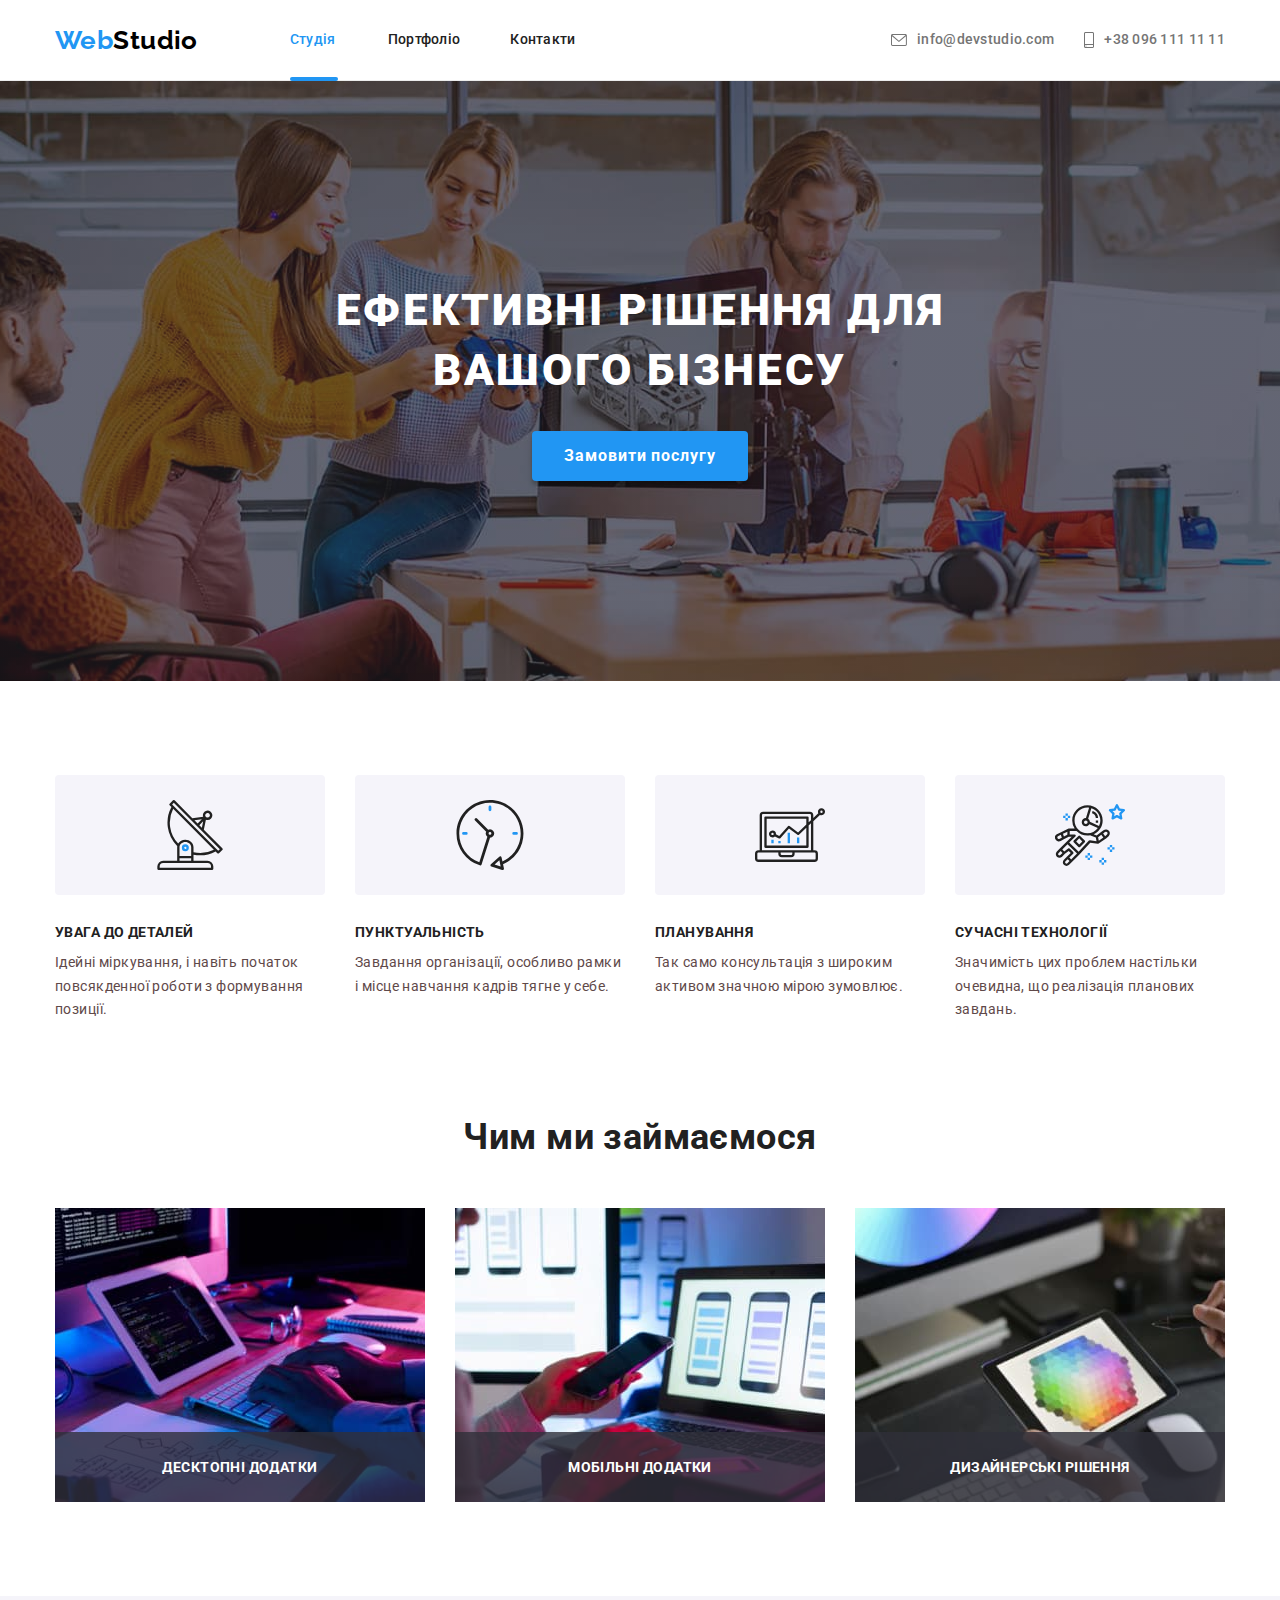
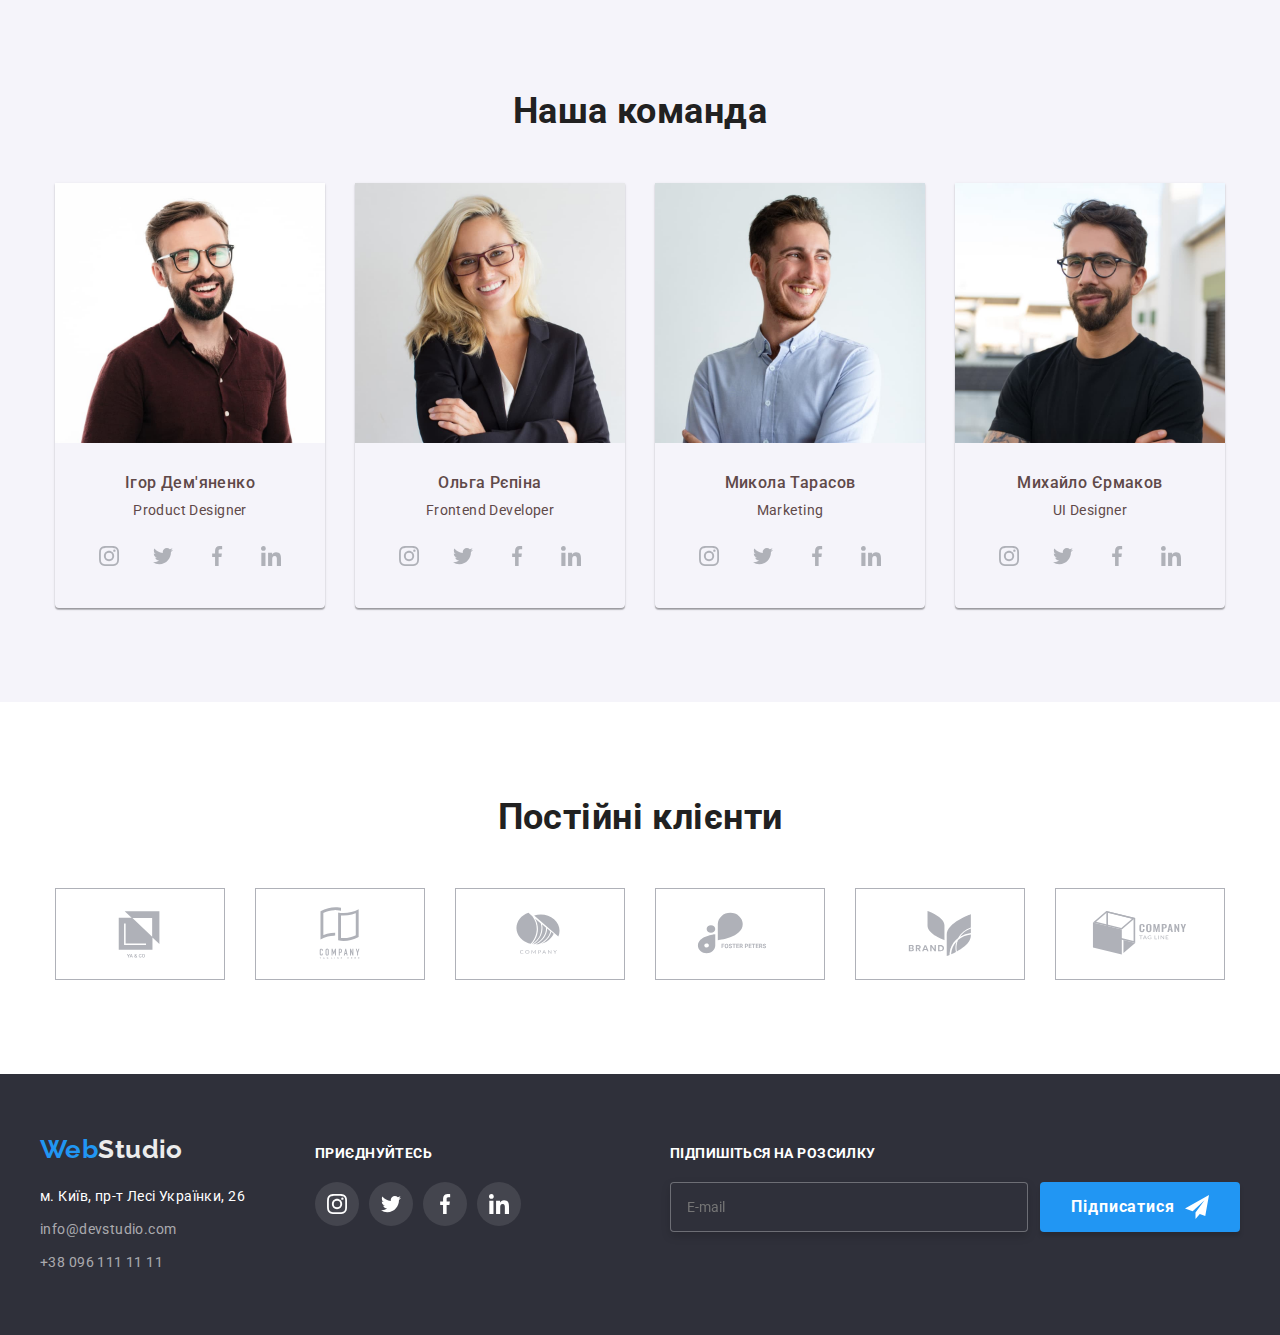
<file: index.html>
<!DOCTYPE html>
<html lang="uk">
  <head>
    <meta charset="UTF-8" />
    <meta http-equiv="X-UA-Compatible" content="IE=edge" />
    <meta name="viewport" content="width=device-width, initial-scale=1.0" />
    <title>Webstudio</title>
    <link
      href="https://fonts.googleapis.com/css2?family=Raleway:wght@700&family=Roboto:wght@400;500;700;900&display=swap"
      rel="stylesheet"
    />
    <link
      rel="stylesheet"
      href="https://cdnjs.cloudflare.com/ajax/libs/modern-normalize/1.1.0/modern-normalize.min.css"
    />
    <link rel="stylesheet" href="./css/style.css" />
  </head>
  <body>
    <!-- --------HEADER-------  -->
    <header class="header">
      <div class="container header-box">
        <div class="header-nav-box">
          <nav class="header-nav">
            <a href="index.html" class="logo"
              ><span class="accent-logo">Web</span>Studio</a
            >
            <ul class="header-nav-list">
              <li class="header-nav-item">
                <a href="index.html" class="header-nav-link current">Студія</a>
              </li>
              <li class="header-nav-item">
                <a href="portfolio.html " class="header-nav-link">Портфоліо</a>
              </li>
              <li class="header-nav-item">
                <a href="#" class="header-nav-link">Контакти</a>
              </li>
            </ul>
          </nav>
        </div>
        <div class="header-contact-box">
          <ul class="header-contact-list">
            <li class="header-contact-item">
              <a class="header-contact-link" href="mailto:info@devstudio.com">
                <svg width="16" height="12" class="header-contact-icon">
                  <use href="./img/icon-svg/icons-svg.svg#icon-mail"></use>
                </svg>
                <span>info@devstudio.com</span>
              </a>
            </li>
            <li class="header-contact-item">
              <a class="header-contact-link" href="tel:+380961111111">
                <svg class="header-contact-icon" height="16px" width="10px">
                  <use
                    href="./img/icon-svg/icons-svg.svg#icon-smartphone"
                  ></use>
                </svg>
                <span class="header-contact-info">+38 096 111 11 11</span>
              </a>
            </li>
          </ul>
        </div>
      </div>
    </header>
    <!-- ----------MAIN-------- -->
    <main>
      <!------- HERO ------->
      <section class="hero">
        <div class="hero-box container">
          <h1 class="hero-title">Ефективні рішення для вашого бізнесу</h1>
          <button type="button" class="hero-button" data-modal-open>
            Замовити послугу
          </button>
        </div>
      </section>
      <!-- -----BENEFITS------ -->
      <section class="benefits">
        <div class="benefits-box container">
          <h2 class="benefits-title visually-hidden">Наші переваги</h2>
          <div class="benefits-card">
            <div class="benefits-card-icon-box">
              <svg class="benefits-card-icon">
                <use href="./img/icon-svg/icons-svg.svg#icon-antenna"></use>
              </svg>
            </div>
            <h3 class="benefits-card-title">УВАГА ДО ДЕТАЛЕЙ</h3>
            <p class="benefits-card-desc">
              Ідейні міркування, і навіть початок повсякденної роботи з
              формування позиції.
            </p>
          </div>
          <div class="benefits-card">
            <div class="benefits-card-icon-box">
              <svg class="benefits-card-icon">
                <use href="./img/icon-svg/icons-svg.svg#icon-clock"></use>
              </svg>
            </div>
            <h3 class="benefits-card-title">ПУНКТУАЛЬНІСТЬ</h3>
            <p class="benefits-card-desc">
              Завдання організації, особливо рамки і місце навчання кадрів тягне
              у себе.
            </p>
          </div>
          <div class="benefits-card">
            <div class="benefits-card-icon-box">
              <svg class="benefits-card-icon">
                <use href="./img/icon-svg/icons-svg.svg#icon-diagram"></use>
              </svg>
            </div>

            <h3 class="benefits-card-title">ПЛАНУВАННЯ</h3>
            <p class="benefits-card-desc">
              Так само консультація з широким активом значною мірою зумовлює.
            </p>
          </div>
          <div class="benefits-card">
            <div class="benefits-card-icon-box">
              <svg class="benefits-card-icon">
                <use href="./img/icon-svg/icons-svg.svg#icon-astronaut"></use>
              </svg>
            </div>
            <h3 class="benefits-card-title">СУЧАСНІ ТЕХНОЛОГІЇ</h3>
            <p class="benefits-card-desc">
              Значимість цих проблем настільки очевидна, що реалізація планових
              завдань.
            </p>
          </div>
        </div>
      </section>
      <!-- ---------OUR WORKS-------- -->
      <section class="our-works">
        <div class="container our-works-box">
          <h2 class="our-works-title">Чим ми займаємося</h2>
          <ul class="our-works-img-list">
            <li class="our-works-img-item">
              <div class="our-works-img-box">
                <img
                  src="./img/img/make-1.jpg"
                  alt="Людина працює за комп'ютером"
                  width="370"
                />
                <div class="our-works-img-desc-box">
                  <p class="our-works-img-desc">Десктопні додатки</p>
                </div>
              </div>
            </li>
            <li class="our-works-img-item">
              <div class="our-works-img-box">
                <img
                  src="./img/img/make-3.jpg"
                  alt="Людина працює за комп'ютером"
                  width="370"
                />
                <div class="our-works-img-desc-box">
                  <p class="our-works-img-desc">Мобільні додатки</p>
                </div>
              </div>
            </li>
            <li class="our-works-img-item">
              <div class="our-works-img-box">
                <img
                  src="./img/img/make-2.jpg"
                  alt="Людина працює за комп'ютером"
                  width="370"
                />
                <div class="our-works-img-desc-box">
                  <p class="our-works-img-desc">Дизайнерські рішення</p>
                </div>
              </div>
            </li>
          </ul>
        </div>
      </section>
      <!-- --------OUR TEAM------- -->
      <section class="our-team">
        <div class="container our-team-box">
          <h2 class="our-team-title">Наша команда</h2>
          <ul class="our-team-list">
            <li class="our-team-item">
              <img
                src="./img/img/team-1.jpg"
                alt="Ігор Дем'яненко"
                width="270"
              />
              <div class="our-team-card">
                <h3 class="our-team-title-card">Ігор Дем'яненко</h3>
                <p class="our-team-card-desc">Product Designer</p>
                <ul class="our-team-network-list">
                  <li class="our-team-network-item">
                    <a href="" class="our-team-network-link">
                      <svg class="our-team-network-icon">
                        <use
                          href="./img/icon-svg/icons-svg.svg#icon-instagram"
                        ></use>
                      </svg>
                    </a>
                  </li>
                  <li class="our-team-network-item">
                    <a href="" class="our-team-network-link">
                      <svg class="our-team-network-icon">
                        <use
                          href="./img/icon-svg/icons-svg.svg#icon-twitter"
                        ></use>
                      </svg>
                    </a>
                  </li>
                  <li class="our-team-network-item">
                    <a href="" class="our-team-network-link">
                      <svg class="our-team-network-icon">
                        <use
                          href="./img/icon-svg/icons-svg.svg#icon-facebook"
                        ></use>
                      </svg>
                    </a>
                  </li>
                  <li class="our-team-network-item">
                    <a href="" class="our-team-network-link">
                      <svg class="our-team-network-icon">
                        <use
                          href="./img/icon-svg/icons-svg.svg#icon-linkedin"
                        ></use>
                      </svg>
                    </a>
                  </li>
                </ul>
              </div>
            </li>
            <li class="our-team-item">
              <img src="./img/img/team-2.jpg" alt="Ольга Рєпіна" width="270" />
              <div class="our-team-card">
                <h3 class="our-team-title-card">Ольга Рєпіна</h3>
                <p class="our-team-card-desc">Frontend Developer</p>
                <ul class="our-team-network-list">
                  <li class="our-team-network-item">
                    <a href="" class="our-team-network-link">
                      <svg class="our-team-network-icon">
                        <use
                          href="./img/icon-svg/icons-svg.svg#icon-instagram"
                        ></use>
                      </svg>
                    </a>
                  </li>
                  <li class="our-team-network-item">
                    <a href="" class="our-team-network-link">
                      <svg class="our-team-network-icon">
                        <use
                          href="./img/icon-svg/icons-svg.svg#icon-twitter"
                        ></use>
                      </svg>
                    </a>
                  </li>
                  <li class="our-team-network-item">
                    <a href="" class="our-team-network-link">
                      <svg class="our-team-network-icon">
                        <use
                          href="./img/icon-svg/icons-svg.svg#icon-facebook"
                        ></use>
                      </svg>
                    </a>
                  </li>
                  <li class="our-team-network-item">
                    <a href="" class="our-team-network-link">
                      <svg class="our-team-network-icon">
                        <use
                          href="./img/icon-svg/icons-svg.svg#icon-linkedin"
                        ></use>
                      </svg>
                    </a>
                  </li>
                </ul>
              </div>
            </li>
            <li class="our-team-item">
              <img
                src="./img/img/team-3.jpg"
                alt="Микола Тарасов"
                width="270"
              />
              <div class="our-team-card">
                <h3 class="our-team-title-card">Микола Тарасов</h3>
                <p class="our-team-card-desc">Marketing</p>
                <ul class="our-team-network-list">
                  <li class="our-team-network-item">
                    <a href="" class="our-team-network-link">
                      <svg class="our-team-network-icon">
                        <use
                          href="./img/icon-svg/icons-svg.svg#icon-instagram"
                        ></use>
                      </svg>
                    </a>
                  </li>
                  <li class="our-team-network-item">
                    <a href="" class="our-team-network-link">
                      <svg class="our-team-network-icon">
                        <use
                          href="./img/icon-svg/icons-svg.svg#icon-twitter"
                        ></use>
                      </svg>
                    </a>
                  </li>
                  <li class="our-team-network-item">
                    <a href="" class="our-team-network-link">
                      <svg class="our-team-network-icon">
                        <use
                          href="./img/icon-svg/icons-svg.svg#icon-facebook"
                        ></use>
                      </svg>
                    </a>
                  </li>
                  <li class="our-team-network-item">
                    <a href="" class="our-team-network-link">
                      <svg class="our-team-network-icon">
                        <use
                          href="./img/icon-svg/icons-svg.svg#icon-linkedin"
                        ></use>
                      </svg>
                    </a>
                  </li>
                </ul>
              </div>
            </li>
            <li class="our-team-item">
              <img
                src="./img/img/team-4.jpg"
                alt="Михайло Єрмаков"
                width="270"
              />
              <div class="our-team-card">
                <h3 class="our-team-title-card">Михайло Єрмаков</h3>
                <p class="our-team-card-desc">UI Designer</p>
                <ul class="our-team-network-list">
                  <li class="our-team-network-item">
                    <a href="" class="our-team-network-link">
                      <svg class="our-team-network-icon">
                        <use
                          href="./img/icon-svg/icons-svg.svg#icon-instagram"
                        ></use>
                      </svg>
                    </a>
                  </li>
                  <li class="our-team-network-item">
                    <a href="" class="our-team-network-link">
                      <svg class="our-team-network-icon">
                        <use
                          href="./img/icon-svg/icons-svg.svg#icon-twitter"
                        ></use>
                      </svg>
                    </a>
                  </li>
                  <li class="our-team-network-item">
                    <a href="" class="our-team-network-link">
                      <svg class="our-team-network-icon">
                        <use
                          href="./img/icon-svg/icons-svg.svg#icon-facebook"
                        ></use>
                      </svg>
                    </a>
                  </li>
                  <li class="our-team-network-item">
                    <a href="" class="our-team-network-link">
                      <svg class="our-team-network-icon">
                        <use
                          href="./img/icon-svg/icons-svg.svg#icon-linkedin"
                        ></use>
                      </svg>
                    </a>
                  </li>
                </ul>
              </div>
            </li>
          </ul>
        </div>
      </section>
      <!-- ----CUSTOMES----- -->
      <section class="customers">
        <div class="container customers-box">
          <h2 class="customers-title">Постійні клієнти</h2>
          <ul class="customers-list">
            <li class="customers-list-item">
              <a href="" class="customers-link">
                <svg class="customers-link-icon">
                  <use href="./img/icon-svg/icons-svg.svg#icon-customer1"></use>
                </svg>
              </a>
            </li>
            <li class="customers-list-item">
              <a href="" class="customers-link">
                <svg class="customers-link-icon">
                  <use href="./img/icon-svg/icons-svg.svg#icon-customer2"></use>
                </svg>
              </a>
            </li>
            <li class="customers-list-item">
              <a href="" class="customers-link">
                <svg class="customers-link-icon">
                  <use href="./img/icon-svg/icons-svg.svg#icon-customer3"></use>
                </svg>
              </a>
            </li>
            <li class="customers-list-item">
              <a href="" class="customers-link">
                <svg class="customers-link-icon">
                  <use href="./img/icon-svg/icons-svg.svg#icon-customer4"></use>
                </svg>
              </a>
            </li>
            <li class="customers-list-item">
              <a href="" class="customers-link">
                <svg class="customers-link-icon">
                  <use href="./img/icon-svg/icons-svg.svg#icon-customer5"></use>
                </svg>
              </a>
            </li>
            <li class="customers-list-item">
              <a href="" class="customers-link">
                <svg class="customers-link-icon">
                  <use href="./img/icon-svg/icons-svg.svg#icon-customer6"></use>
                </svg>
              </a>
            </li>
          </ul>
        </div>
      </section>
    </main>
    <!-- -----------FOOTER-------- -->
    <footer class="footer">
      <div class="footer-box container">
        <div class="footer-adress-box">
          <a href="index.html" class="footer-logo">
            <span class="accent-logo">Web</span>Studio</a
          >
          <address class="footer-adress-desc">
            <ul class="footer-adress-list">
              <li class="footer-adress-item">
                <a
                  href="https://goo.gl/maps/CPtrU1FHBa2aNyZL9"
                  target="_blank"
                  rel="noopener noreferrer nofollow"
                  class="footer-adress-link"
                  >м. Київ, пр-т Лесі Українки, 26</a
                >
              </li>
              <li class="footer-adress-item">
                <a href="mailto:info@devstudio.com" class="footer-contact-link"
                  >info@devstudio.com</a
                >
              </li>
              <li class="footer-contact-item">
                <a href="tel:+380961111111" class="footer-contact-link"
                  >+38 096 111 11 11</a
                >
              </li>
            </ul>
          </address>
        </div>
        <div class="join-box">
          <p class="join-text">приєднуйтесь</p>
          <ul class="join-list">
            <li class="join-list-item">
              <a href="" class="join-link">
                <svg class="join-link-icon">
                  <use href="./img/icon-svg/icons-svg.svg#icon-instagram"></use>
                </svg>
              </a>
            </li>
            <li class="join-list-item">
              <a href="" class="join-link">
                <svg class="join-link-icon">
                  <use href="./img/icon-svg/icons-svg.svg#icon-twitter"></use>
                </svg>
              </a>
            </li>
            <li class="join-list-item">
              <a href="" class="join-link">
                <svg class="join-link-icon">
                  <use href="./img/icon-svg/icons-svg.svg#icon-facebook"></use>
                </svg>
              </a>
            </li>
            <li class="join-list-item">
              <a href="" class="join-link">
                <svg class="join-link-icon">
                  <use href="./img/icon-svg/icons-svg.svg#icon-linkedin"></use>
                </svg>
              </a>
            </li>
          </ul>
        </div>
        <div class="sign-up-box">
          <p class="sign-up-text">Підпишіться на розсилку</p>
          <form class="sign-up-form">
            <label>
              <input
                class="sign-up-input-email"
                type="email"
                name="user-email"
                placeholder="E-mail"
              />
            </label>
            <button class="sign-up-button" type="submit">
              <span>Підписатися</span>
              <svg class="sign-up-button-icon" width="24" height="24">
                <use href="./img/icon-svg/icons-svg.svg#icon-sign-up"></use>
              </svg>
            </button>
          </form>
        </div>
      </div>
     
    </footer>
     <!-- ------MODAL WINDOW------ -->
      <div class="backdrop is-hidden" data-modal>
        <div class="modal">
          <button type="button" data-modal-close class="modal-close-button">
            <svg class="modal-close-icon" width="11" height="11">
              <use href="./img/icon-svg/icons-svg.svg#icon-close"></use>
            </svg>
          </button>
          <p class="form-title">Залиште свої дані, ми вам передзвонимо</p>
          <form class="modal-form">
            
            <label class="form-lable" for="first-name">Ім'я</label>
            <div class="modal-input-box">
              <input
                class="modal-input"
                type="text"
                name="first-name"
                id="first-name"
                required
                autofocus
              />
              <svg class="modal-input-icon">
                <use href="./img/icon-svg/icons-svg.svg#icon-person"></use>
              </svg>
            </div>
            <label class="form-lable" for="phone">Телефон</label>
            <div class="modal-input-box">
              <input
                class="modal-input"
                type="tel"
                name="phone"
                id="phone"
                required
              />
              <svg class="modal-input-icon">
                <use href="./img/icon-svg/icons-svg.svg#icon-phone-black"></use>
              </svg>
            </div>
            <label class="form-lable" for="email"
              >Пошта</label>
              <div class="modal-input-box">
                <input
                  class="modal-input"
                  type="email"
                  name="email"
                  id="email"
                  required
                />
                <svg class="modal-input-icon">
                  <use
                    href="./img/icon-svg/icons-svg.svg#icon-email-black"
                  ></use>
                </svg>
              </div>
            

            <label class="form-lable" for="comment">Коментар</label>
            <textarea
              class="modal-input modal-area"
              id="comment"
              placeholder="Введіть текст"
            ></textarea>

            <input
              class="visually-hidden checkbox"
              type="checkbox"
              name="agree"
              id="agree"
              value="agree"
            />

            <label class="form-lable check-lable" for="agree">
              <span class="custom-checkbox">
                <svg class="check-icon">
                  <use href="./img/icon-svg/icons-svg.svg#icon-agree"></use>
                </svg>
              </span>
              Погоджуюся з розсилкою та приймаю&nbsp;
              <a class="check-link" href="">Умови договору</a>
            </label>
            <button class="modal-button-send" type="submit">Відправити</button>
          </form>
        </div>
      </div>
      <script src="./js/modal.js"></script>
  </body>
</html>
</file>
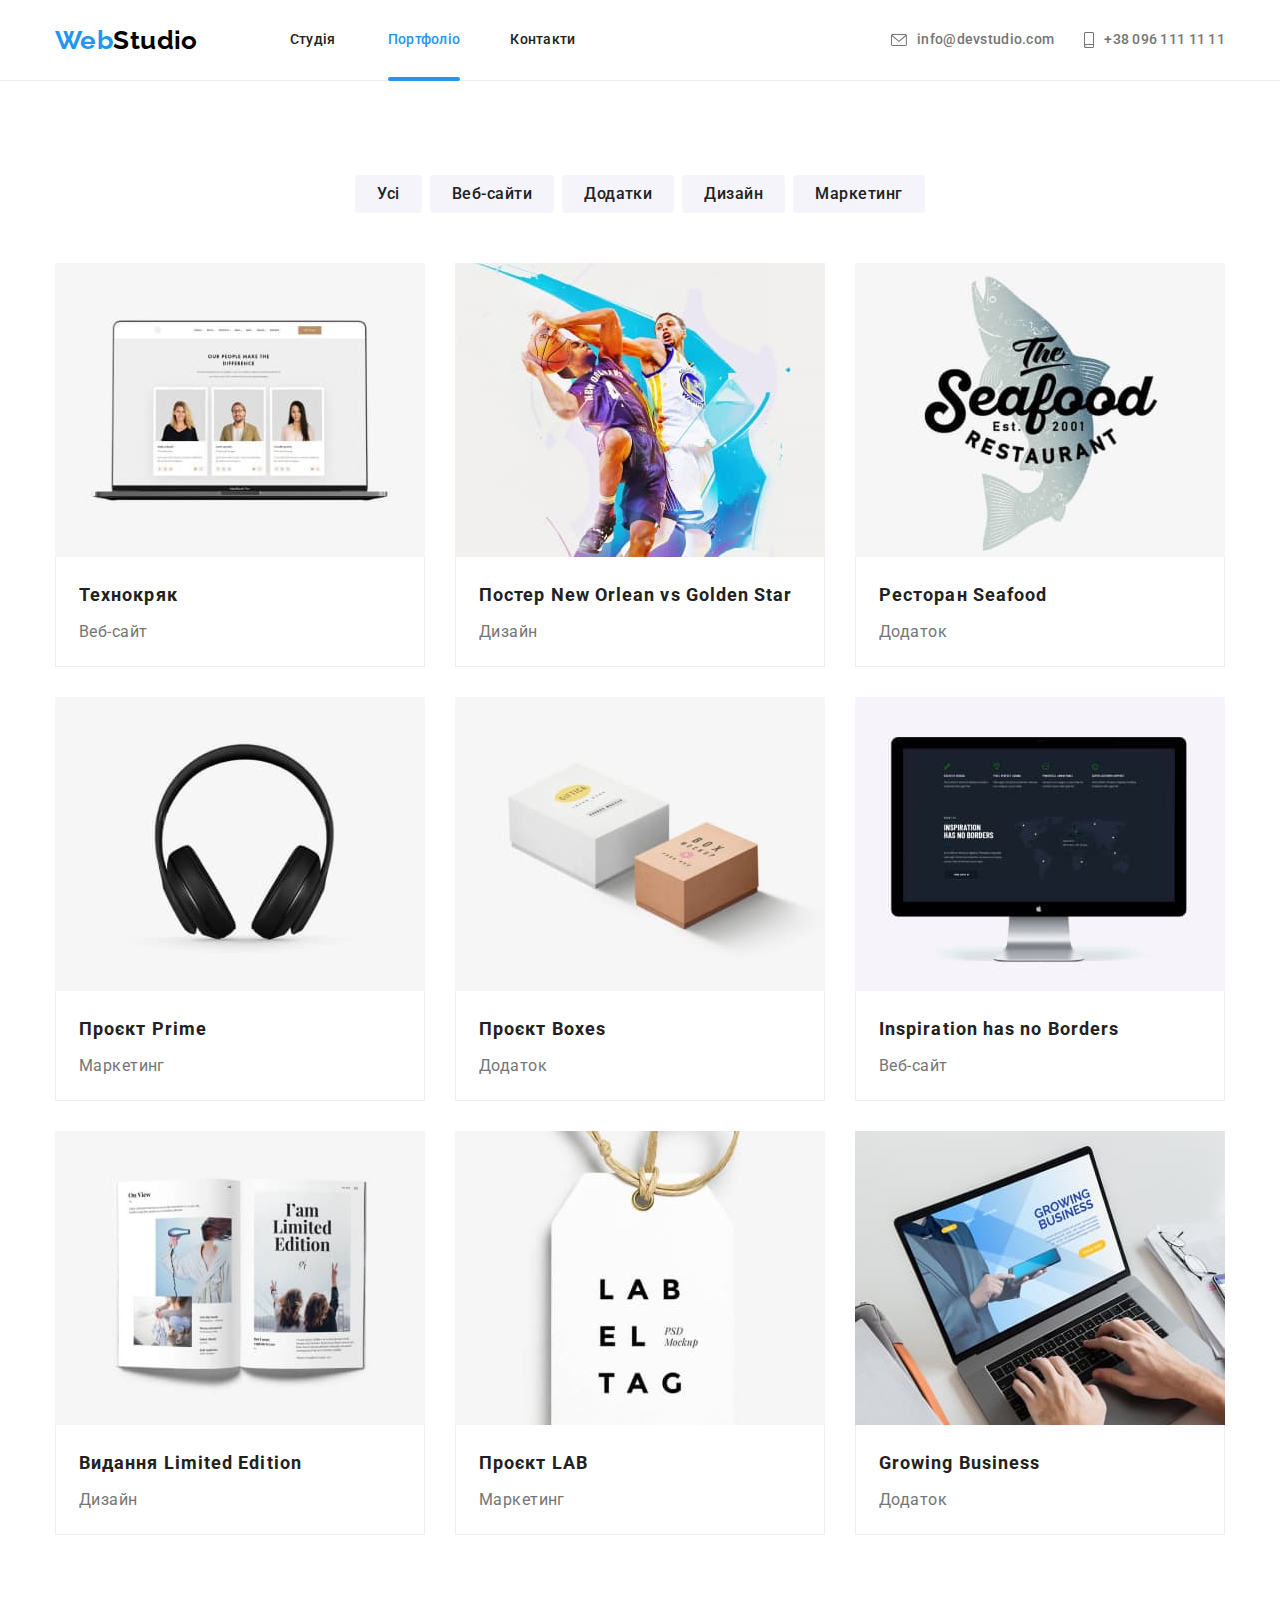
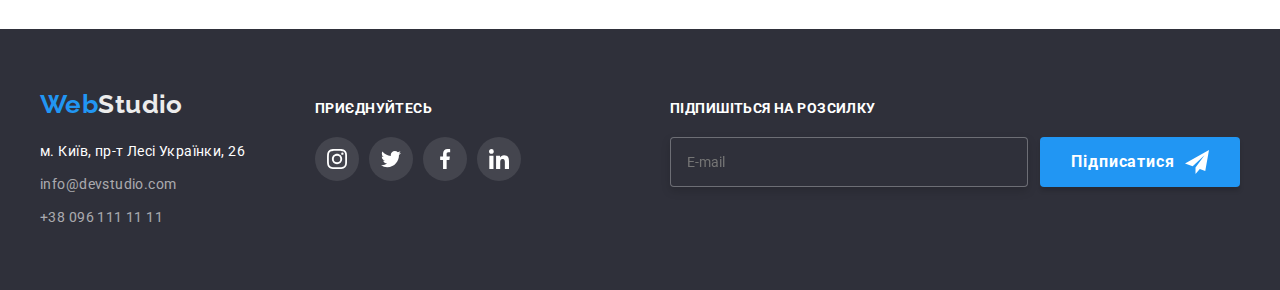
<file: portfolio.html>
<!DOCTYPE html>
<html lang="uk">
  <head>
    <meta charset="UTF-8" />
    <meta http-equiv="X-UA-Compatible" content="IE=edge" />
    <meta name="viewport" content="width=device-width, initial-scale=1.0" />
    <title>webStudio</title>
    <link
      href="https://fonts.googleapis.com/css2?family=Raleway:wght@700&family=Roboto:wght@400;500;700;900&display=swap"
      rel="stylesheet"
    />
    <link
      rel="stylesheet"
      href="https://cdnjs.cloudflare.com/ajax/libs/modern-normalize/1.1.0/modern-normalize.min.css"
    />
    <link rel="stylesheet" href="./css/style.css" />
  </head>
  <body>
    <!-- --------HEADER-------  -->
    <header class="header">
      <div class="container header-box">
        <div class="header-nav-box">
          <nav class="header-nav">
            <a href="index.html" class="logo"
              ><span class="accent-logo">Web</span>Studio</a
            >
            <ul class="header-nav-list">
              <li class="header-nav-item">
                <a href="index.html" class="header-nav-link">Студія</a>
              </li>
              <li class="header-nav-item">
                <a href="portfolio.html " class="header-nav-link current"
                  >Портфоліо</a
                >
              </li>
              <li class="header-nav-item">
                <a href="#" class="header-nav-link">Контакти</a>
              </li>
            </ul>
          </nav>
        </div>
        <div class="header-contact-box">
          <ul class="header-contact-list">
            <li class="header-contact-item">
              <a class="header-contact-link" href="mailto:info@devstudio.com">
                <svg width="16" height="12" class="header-contact-icon">
                  <use href="./img/icon-svg/icons-svg.svg#icon-mail"></use>
                </svg>
                <span>info@devstudio.com</span>
              </a>
            </li>
            <li class="header-contact-item">
              <a class="header-contact-link" href="tel:+380961111111">
                <svg class="header-contact-icon" height="16px" width="10px">
                  <use
                    href="./img/icon-svg/icons-svg.svg#icon-smartphone"
                  ></use>
                </svg>
                <span class="header-contact-info">+38 096 111 11 11</span>
              </a>
            </li>
          </ul>
        </div>
      </div>
    </header>
    <!-- ----------MAIN-------- -->
    <main>
      <section class="portfolio">
        <div class="container">
          <h1 class="visually-hidden">Портфоліо</h1>
          <ul class="list-button">
            <li class="item">
              <button type="button" class="portfolio-button">Усі</button>
            </li>
            <li class="item">
              <button type="button" class="portfolio-button">Веб-сайти</button>
            </li>
            <li class="item">
              <button type="button" class="portfolio-button">Додатки</button>
            </li>
            <li class="item">
              <button type="button" class="portfolio-button">Дизайн</button>
            </li>
            <li class="item">
              <button type="button" class="portfolio-button">Маркетинг</button>
            </li>
          </ul>
          <ul class="list-portfolio">
            <li class="item">
              <a href="#" class="link portfolio-card">
                <div class="portfolio-thumb">
                  <img
                    src="./img/img/portfolio-1.jpg"
                    alt="Ноутбук"
                    width="370"
                  />
                  <div class="portfolio-thumb-desc">
                    <p class="portfolio-thumb-text">
                      Ресурс пропонує комплексні пропозиції з різним рівнем
                      функціоналу та сервісів. Все це дозволить відвідувачу
                      отримати вичерпні відомості про компанію чи приватну
                      особу.
                    </p>
                  </div>
                </div>
                <div class="desc">
                  <h2 class="title">Технокряк</h2>
                  <p class="text">Веб-сайт</p>
                </div>
              </a>
            </li>
            <li class="item">
              <a href="#" class="link portfolio-card">
                <div class="portfolio-thumb">
                  <img
                    src="./img/img/portfolio-2.jpg"
                    alt="Гра в баскетбол"
                    width="370"
                  />
                  <div class="portfolio-thumb-desc">
                    <p class="portfolio-thumb-text">
                      Ресурс пропонує комплексні пропозиції з різним рівнем
                      функціоналу та сервісів. Все це дозволить відвідувачу
                      отримати вичерпні відомості про компанію чи приватну
                      особу.
                    </p>
                  </div>
                </div>
                <div class="desc">
                  <h2 class="title">
                    Постер <span lang="en">New Orlean vs Golden Star</span>
                  </h2>
                  <p class="text">Дизайн</p>
                </div>
              </a>
            </li>
            <li class="item">
              <a href="#" class="link portfolio-card">
                <div class="portfolio-thumb">
                  <img
                    src="./img/img/portfolio-3.jpg"
                    alt="Логотип ресторану"
                    width="370"
                  />
                  <div class="portfolio-thumb-desc">
                    <p class="portfolio-thumb-text">
                      Ресурс пропонує комплексні пропозиції з різним рівнем
                      функціоналу та сервісів. Все це дозволить відвідувачу
                      отримати вичерпні відомості про компанію чи приватну
                      особу.
                    </p>
                  </div>
                </div>

                <div class="desc">
                  <h2 class="title">Ресторан <span lang="en">Seafood</span></h2>
                  <p class="text">Додаток</p>
                </div>
              </a>
            </li>
            <li class="item">
              <a href="#" class="link portfolio-card">
                <div class="portfolio-thumb">
                  <img
                    src="./img/img/portfolio-4.jpg"
                    alt="Навушники"
                    width="370"
                  />
                  <div class="portfolio-thumb-desc">
                    <p class="portfolio-thumb-text">
                      Ресурс пропонує комплексні пропозиції з різним рівнем
                      функціоналу та сервісів. Все це дозволить відвідувачу
                      отримати вичерпні відомості про компанію чи приватну
                      особу.
                    </p>
                  </div>
                </div>
                <div class="desc">
                  <h2 class="title">Проєкт <span lang="en">Prime</span></h2>
                  <p class="text">Маркетинг</p>
                </div>
              </a>
            </li>
            <li class="item">
              <a href="#" class="link portfolio-card">
                <div class="portfolio-thumb">
                  <img
                    src="./img/img/portfolio-5.jpg"
                    alt="Коробки"
                    width="370"
                  />
                  <div class="portfolio-thumb-desc">
                    <p class="portfolio-thumb-text">
                      Ресурс пропонує комплексні пропозиції з різним рівнем
                      функціоналу та сервісів. Все це дозволить відвідувачу
                      отримати вичерпні відомості про компанію чи приватну
                      особу.
                    </p>
                  </div>
                </div>
                <div class="desc">
                  <h2 class="title">Проєкт <span lang="en">Boxes</span></h2>
                  <p class="text">Додаток</p>
                </div>
              </a>
            </li>
            <li class="item">
              <a href="#" class="link portfolio-card">
                <div class="portfolio-thumb">
                  <img
                    src="./img/img/portfolio-6.jpg"
                    alt="Комп'ютер"
                    width="370"
                  />
                  <div class="portfolio-thumb-desc">
                    <p class="portfolio-thumb-text">
                      Ресурс пропонує комплексні пропозиції з різним рівнем
                      функціоналу та сервісів. Все це дозволить відвідувачу
                      отримати вичерпні відомості про компанію чи приватну
                      особу.
                    </p>
                  </div>
                </div>
                <div class="desc">
                  <h2 lang="en" class="title">Inspiration has no Borders</h2>
                  <p class="text">Веб-сайт</p>
                </div>
              </a>
            </li>
            <li class="item">
              <a href="#" class="link portfolio-card">
                <div class="portfolio-thumb">
                  <img
                    src="./img/img/portfolio-7.jpg"
                    alt="Журнал"
                    width="370"
                  />
                  <div class="portfolio-thumb-desc">
                    <p class="portfolio-thumb-text">
                      Ресурс пропонує комплексні пропозиції з різним рівнем
                      функціоналу та сервісів. Все це дозволить відвідувачу
                      отримати вичерпні відомості про компанію чи приватну
                      особу.
                    </p>
                  </div>
                </div>
                <div class="desc">
                  <h2 class="title">
                    Видання <span lang="en">Limited Edition</span>
                  </h2>
                  <p class="text">Дизайн</p>
                </div>
              </a>
            </li>
            <li class="item">
              <a href="#" class="link portfolio-card">
                <div class="portfolio-thumb">
                  <img
                    src="./img/img/portfolio-8.jpg"
                    alt="Етикетка"
                    width="370"
                  />
                  <div class="portfolio-thumb-desc">
                    <p class="portfolio-thumb-text">
                      Ресурс пропонує комплексні пропозиції з різним рівнем
                      функціоналу та сервісів. Все це дозволить відвідувачу
                      отримати вичерпні відомості про компанію чи приватну
                      особу.
                    </p>
                  </div>
                </div>
                <div class="desc">
                  <h2 class="title">Проєкт <span lang="en">LAB</span></h2>
                  <p class="text">Маркетинг</p>
                </div>
              </a>
            </li>
            <li class="item">
              <a href="#" class="link portfolio-card">
                <div class="portfolio-thumb">
                  <img
                    src="./img/img/portfolio-9.jpg"
                    alt="Людина працює за ноутбуком"
                    width="370"
                  />
                  <div class="portfolio-thumb-desc">
                    <p class="portfolio-thumb-text">
                      Ресурс пропонує комплексні пропозиції з різним рівнем
                      функціоналу та сервісів. Все це дозволить відвідувачу
                      отримати вичерпні відомості про компанію чи приватну
                      особу.
                    </p>
                  </div>
                </div>
                <div class="desc">
                  <h2 lang="en" class="title">Growing Business</h2>
                  <p class="text">Додаток</p>
                </div>
              </a>
            </li>
          </ul>
        </div>
      </section>
    </main>
    <!-- -----------FOOTER-------- -->
    <footer class="footer">
      <div class="footer-box container">
        <div class="footer-adress-box">
          <a href="index.html" class="footer-logo">
            <span class="accent-logo">Web</span>Studio</a
          >
          <address class="footer-adress-desc">
            <ul class="footer-adress-list">
              <li class="footer-adress-item">
                <a
                  href="https://goo.gl/maps/CPtrU1FHBa2aNyZL9"
                  target="_blank"
                  rel="noopener noreferrer nofollow"
                  class="footer-adress-link"
                  >м. Київ, пр-т Лесі Українки, 26</a
                >
              </li>
              <li class="footer-adress-item">
                <a href="mailto:info@devstudio.com" class="footer-contact-link"
                  >info@devstudio.com</a
                >
              </li>
              <li class="footer-contact-item">
                <a href="tel:+380961111111" class="footer-contact-link"
                  >+38 096 111 11 11</a
                >
              </li>
            </ul>
          </address>
        </div>
        <div class="join-box">
          <p class="join-text">приєднуйтесь</p>
          <ul class="join-list">
            <li class="join-list-item">
              <a href="" class="join-link">
                <svg class="join-link-icon">
                  <use href="./img/icon-svg/icons-svg.svg#icon-instagram"></use>
                </svg>
              </a>
            </li>
            <li class="join-list-item">
              <a href="" class="join-link">
                <svg class="join-link-icon">
                  <use href="./img/icon-svg/icons-svg.svg#icon-twitter"></use>
                </svg>
              </a>
            </li>
            <li class="join-list-item">
              <a href="" class="join-link">
                <svg class="join-link-icon">
                  <use href="./img/icon-svg/icons-svg.svg#icon-facebook"></use>
                </svg>
              </a>
            </li>
            <li class="join-list-item">
              <a href="" class="join-link">
                <svg class="join-link-icon">
                  <use href="./img/icon-svg/icons-svg.svg#icon-linkedin"></use>
                </svg>
              </a>
            </li>
          </ul>
        </div>
        <div class="sign-up-box">
          <p class="sign-up-text">Підпишіться на розсилку</p>
          <form class="sign-up-form">
            <label>
              <input
                class="sign-up-input-email"
                type="email"
                name="user-email"
                placeholder="E-mail"
              />
            </label>
            <button class="sign-up-button" type="submit">
              <span>Підписатися</span>
              <svg class="sign-up-button-icon" width="24" height="24">
                <use href="./img/icon-svg/icons-svg.svg#icon-sign-up"></use>
              </svg>
            </button>
          </form>
        </div>
      </div>
     
    </footer>
  </body>
</html>
</file>
<file: css/style.css>
html {
  box-sizing: border-box;
}

*,
*::after,
*::before {
  box-sizing: inherit;
}

body {
  font-family: "Roboto";
  font-size: 14px;
  background-color: var(--bg-color);
  color: var(--grey-text-color);
  letter-spacing: 0.03em;
}

a,
img {
  display: block;
  text-decoration: none;
}

ul {
  list-style: none;
  padding: 0;
  margin: 0;
}

h1,
h2,
h3,
p {
  margin: 0;
}

/* -------Сurrent------ */
.header .current {
  position: relative;
  color: var(--accent-color);
}

.current::after {
  position: absolute;
  display: flex;
  content: "";
  bottom: -1px;
  left: 0;
  height: 4px;
  width: 100%;
  border: 1px solid transparent;
  border-radius: 2px;
  background-color: var(--accent-color);
}

/* --------------Root ---------*/

:root {
  --icon-black-color: #000000;
  --header-border-color: #ececec;
  --border-color: #eeeeee;
  --accent-color: #2196f3;
  --header-logo-color: #000000;
  --footer-logo-color: #ffffff;
  --black-text-color: #212121;
  --grey-text-color: #5f4949;
  --white-text-color: #ffffff;
  --bg-color: #ffffff;
  --dark-bg-color: #2f303a;
  --grey-bg-colof: #f5f4fa;
  --active-button-bg-color: #188ce8;
  --grey-swg-color: #afb1b8;
  --grey-text-link: #757575;
}

/* -----CONTAINER----- */

.container {
  width: 1200px;
  padding: 0 15px;
  margin: 0 auto;
}

/* -------VISUALLI-HIDDEN------ */

.visually-hidden {
  position: absolute;
  white-space: nowrap;
  width: 1px;
  height: 1px;
  overflow: hidden;
  border: 0;
  padding: 0;
  clip: rect(0 0 0 0);
  clip-path: inset(50%);
  margin: -1px;
}

/* -----HEADER----- */

.header {
  border-bottom: 1px solid var(--header-border-color);
}

.header-box {
  display: flex;
  align-items: center;
  padding-top: 0;
  padding-bottom: 0;
}

.header-nav-box {
  display: flex;
}

.header-nav {
  display: flex;
  align-items: center;
}

.logo {
  margin-right: 92px;
  font-family: "Raleway";
  font-weight: 700;
  font-size: 26px;
  line-height: 1.19;

  color: var(--header-logo-color);
}

.accent-logo {
  color: var(--accent-color);
}

.header-nav-list {
  display: flex;
  gap: 50px;
}

.header-nav-item {
  min-width: 48px;
}

.header-nav-link {
  padding: 32px 0;
  font-weight: 500;
  line-height: 1.14;
  letter-spacing: 0.02em;
  color: var(--black-text-color);
  transition-property: color;
  transition-duration: 250ms;
  transition-timing-function: cubic-bezier(0.4, 0, 0.2, 1);
}

.header-contact-box {
  margin-left: auto;
}

.header-contact-list {
  display: flex;
  gap: 30px;
}

.header-contact-item {
}

.header-contact-link {
  display: flex;
  gap: 10px;
  align-items: center;
  font-weight: 500;
  line-height: 1.14;
  letter-spacing: 0.02em;
  color: var(--grey-text-link);
  transition-property: color;
  transition-duration: 250ms;
  transition-timing-function: cubic-bezier(0.4, 0, 0.2, 1);
}

.header-contact-icon {
  fill: var(--grey-text-link);
  transition-property: fill;
  transition-duration: 250ms;
  transition-timing-function: cubic-bezier(0.4, 0, 0.2, 1);
}

.header-contact-info {
  display: block;
}

.header-nav-link:hover,
.header-nav-link:focus {
  color: var(--accent-color);
}

.header-contact-link:hover,
.header-contact-link:focus {
  color: var(--accent-color);
}

.header-contact-link:hover .header-contact-icon,
.header-contact-link:focus .header-contact-icon {
  fill: var(--accent-color);
}

/* --------HERO-------- */

.hero {
  padding: 200px 0;
  margin: 0 auto;
  max-width: 1600px;
  text-align: center;
  background-color: var(--dark-bg-color);
  background-image: linear-gradient(
      rgba(47, 48, 58, 0.4),
      rgba(47, 48, 58, 0.4)
    ),
    url(../img/bg-img/bg-img-hero.jpg);
  background-position: center;
  background-repeat: no-repeat;
}

.hero-box {
}

.hero-title {
  margin: 0 auto 30px;
  width: 696px;
  color: var(--white-text-color);
  font-weight: 900;
  font-size: 44px;
  line-height: 1.36;
  letter-spacing: 0.06em;
  text-transform: uppercase;
}

.hero-button {
  width: 216px;
  height: 50px;
  display: inline-block;
  color: var(--white-text-color);
  background-color: var(--accent-color);
  font-weight: 700;
  font-size: 16px;
  line-height: 1.88px;
  letter-spacing: 0.06em;
  border-radius: 4px;
  border-color: transparent;
  box-shadow: 0px 4px 4px rgba(0, 0, 0, 0.25);
  cursor: pointer;
  transition-property: background-color;
  transition-duration: 250ms;
  transition-timing-function: cubic-bezier(0.4, 0, 0.2, 1);
}

.hero-button:hover,
.hero-button:focus {
  background-color: var(--active-button-bg-color);
}

/* ------BENEFITS------ */

.benefits {
  padding: 94px 0;
}

.benefits-box {
  display: flex;
  gap: 30px;
}

.benefits-card {
  width: calc((100%-90px) / 4);
}

.benefits-card-icon-box {
  display: flex;
  justify-content: center;
  align-items: center;
  margin-bottom: 30px;
  width: 270px;
  height: 120px;
  border-radius: 4px;
  background-color: var(--grey-bg-colof);
}

.benefits-card-icon {
  width: 70px;
  height: 70px;
}

.benefits-card-title {
  margin-bottom: 10px;
  font-size: 14px;
  line-height: 1.14;
  text-transform: uppercase;
  color: var(--black-text-color);
}

.benefits-card-desc {
  line-height: 1.71;
}

/* -----OUR WORKS----- */

.our-works {
  padding-bottom: 94px;
}

.our-works-title {
  margin-bottom: 50px;
  font-size: 36px;
  line-height: 1.17;
  text-align: center;
  color: var(--black-text-color);
}

.our-works-img-list {
  display: flex;
  gap: 30px;
}

.our-works-img-box {
  position: relative;
}

.our-works-img-desc-box {
  position: absolute;
  display: flex;
  justify-content: center;
  align-items: center;
  left: 0;
  bottom: 0;
  height: 70px;
  width: 100%;
  background-color: rgba(47, 48, 58, 0.8);
}

.our-works-img-desc {
  font-weight: 700;
  text-transform: uppercase;
  color: var(--white-text-color);
}

/* -----OUR TEAM----- */

.our-team {
  padding: 94px 0;
  background-color: var(--grey-bg-colof);
}

.our-team-title {
  margin-bottom: 50px;
  font-size: 36px;
  line-height: 1.17;
  text-align: center;
  color: var(--black-text-color);
}

.our-team-list {
  display: flex;
  gap: 30px;
  text-align: center;
}

.our-team-item {
  box-shadow: 0px 1px 3px rgba(0, 0, 0, 0.12), 0px 1px 1px rgba(0, 0, 0, 0.14),
    0px 2px 1px rgba(0, 0, 0, 0.2);
  border-radius: 0px 0px 4px 4px;
}

.our-team-title-card {
  margin-top: 30px;
  margin-bottom: 10px;
  font-weight: 500;
  font-size: 16px;
  line-height: 1.19;
}

.our-team-card-desc {
  margin-bottom: 16px;
  line-height: 1.19;
}

.our-team-network-list {
  display: flex;
  justify-content: space-between;
  align-items: center;
  width: 206px;
  margin: 0 auto 30px;
}

.our-team-network-link {
  display: flex;
  justify-content: center;
  align-items: center;
  min-width: 44px;
  min-height: 44px;
  border-radius: 50%;
  transition-property: background-color;
  transition-duration: 250ms;
  transition-timing-function: cubic-bezier(0.4, 0, 0.2, 1);
}

.our-team-network-link:hover,
.our-team-network-link:focus {
  background-color: var(--accent-color);
}

.our-team-network-icon {
  width: 20px;
  height: 20px;
  fill: var(--grey-swg-color);
  transition-property: fill;
  transition-duration: 250ms;
  transition-timing-function: cubic-bezier(0.4, 0, 0.2, 1);
}

.our-team-network-link:hover .our-team-network-icon,
.our-team-network-link:focus .our-team-network-icon {
  fill: var(--white-text-color);
}

/* -----CUSTOMERS----- */

.customers {
  padding: 94px 0;
}

.customers-title {
  font-size: 36px;
  line-height: 1.17;
  text-align: center;
  color: var(--black-text-color);
  margin-bottom: 50px;
}

.customers-list {
  display: flex;
  justify-content: space-between;
  align-items: center;
  gap: 30px;
}

.customers-link {
  display: flex;
  justify-content: center;
  align-items: center;
  min-height: 92px;
  min-width: 170px;
  border: 1px var(--grey-swg-color) solid;
  transition-property: border-color;
  transition-duration: 250ms;
  transition-timing-function: cubic-bezier(0.4, 0, 0.2, 1);
}

.customers-link:hover,
.customers-link:focus {
  border-color: var(--accent-color);
}

.customers-link-icon {
  width: 106px;
  height: 60px;
  fill: var(--grey-swg-color);
  transition-property: fill;
  transition-duration: 250ms;
  transition-timing-function: cubic-bezier(0.4, 0, 0.2, 1);
}

.customers-link:hover .customers-link-icon,
.customers-link:focus .customers-link-icon {
  fill: var(--accent-color);
}

/* ------FOOTER------ */

.footer {
  background-color: var(--dark-bg-color);
}

.footer-box {
  padding: 60px 0;
  display: flex;
  align-items: baseline;
}

.footer-adress-box {
  margin-right: 70px;
}

.footer-logo {
  margin-bottom: 20px;
  font-family: "Raleway";
  font-weight: 700;
  font-size: 26px;
  line-height: 1.19;

  color: var(--header-border-color);
}

.footer-adress-item:not(:last-child) {
  margin-bottom: 9px;
}

.footer-adress-link {
  font-style: normal;
  line-height: 1.71;
  color: var(--white-text-color);
}

.footer-contact-link {
  font-style: normal;
  line-height: 1.71;

  color: rgba(255, 255, 255, 0.6);
  transition-property: color;
  transition-duration: 250ms;
  transition-timing-function: cubic-bezier(0.4, 0, 0.2, 1);
}

.footer-contact-link:hover,
.footer-contact-link:focus {
  color: var(--accent-color);
}

.join-box {
  
}

.join-text {
  font-weight: 700;
  line-height: 1.14;
  text-transform: uppercase;
  color: var(--white-text-color);
  margin-bottom: 20px;
}

.join-list {
  display: flex;
  justify-content: space-between;
  align-items: center;
  width: 206px;
}

.join-link {
  display: flex;
  justify-content: center;
  align-items: center;
  width: 44px;
  height: 44px;
  border-radius: 50%;
  background-color: rgba(255, 255, 255, 0.1);
  transition-property: background-color;
  transition-duration: 250ms;
  transition-timing-function: cubic-bezier(0.4, 0, 0.2, 1);
}

.join-link:hover,
.join-link:focus {
  background-color: var(--accent-color);
}

.join-link-icon {
  width: 20px;
  height: 20px;
}

.join-link-icon {
  fill: var(--bg-color);
}

.sign-up-box {
  
  margin-left: auto;
}

.sign-up-text {
  margin-bottom: 20px;
  font-weight: 700;
  line-height: 1.14;
  text-transform: uppercase;
  color: var(--white-text-color);
}

.sign-up-form {
  display: flex;
}

.sign-up-input-email {
  padding-left: 16px;
  width: 358px;
  height: 50px;
  border: 1px solid rgba(255, 255, 255, 0.3);
  filter: drop-shadow(0px 4px 4px rgba(0, 0, 0, 0.15));
  border-radius: 4px;
  background-color: var(--dark-bg-color);
  line-height: 1.42;
  color: rgba(255, 255, 255, 0.6);
}

.sign-up-button {
  display: flex;
  align-items: center;
  justify-content: center;
  margin-left: 12px;
  width: 200px;
  height: 50px;
  box-shadow: 0px 4px 4px rgba(0, 0, 0, 0.15);
  border-radius: 4px;
  border-color: transparent;
  background-color: var(--accent-color);
  cursor: pointer;
  font-weight: 700;
  font-size: 16px;
  line-height: 1.88px;
  letter-spacing: 0.06em;
  color: var(--white-text-color);
}

.sign-up-button-icon {
  margin-left: 10px;
  fill: var(--white-text-color);
}

/* ------MODAL WINDOW----- */

.is-hidden {
  visibility: hidden;
  /* opacity: 0; */
}

.is-hidden .modal {
  scale: 0;
}

.backdrop {
  position: fixed;
  left: 0;
  top: 0;
  width: 100%;
  height: 100vh;
  background-color: rgba(0, 0, 0, 0.2);
  z-index: 1;
  transition-property: visibility;
  transition-duration: 250ms;
  transition-timing-function: cubic-bezier(0.4, 0, 0.2, 1);
}

.modal {
  position: absolute;
  top: 0;
  right: 0;
  bottom: 0;
  left: 0;
  margin: auto;
  padding: 40px;
  width: 528px;
  height: 581px;
  background-color: var(--bg-color);
  box-shadow: 0px 1px 3px rgba(0, 0, 0, 0.12), 0px 1px 1px rgba(0, 0, 0, 0.14),
    0px 2px 1px rgba(0, 0, 0, 0.2);
  border-radius: 4px;
  transition-property: scale;
  transition-duration: 250ms;
  transition-timing-function: cubic-bezier(0.4, 0, 0.2, 1);
}

.modal-close-button {
  position: absolute;
  display: flex;
  justify-content: center;
  align-items: center;
  right: 8px;
  top: 8px;
  width: 30px;
  height: 30px;
  background-color: var(--bg-color);
  border: 1px solid rgba(0, 0, 0, 0.1);
  border-radius: 50%;
  cursor: pointer;
}

.modal-close-icon {
  fill: var(--icon-black-color);
  transition-property: fill;
  transition-duration: 250ms;
  transition-timing-function: cubic-bezier(0.4, 0, 0.2, 1);
}

.modal-close-button:hover .modal-close-icon,
.modal-close-button:focus .modal-close-icon {
  fill: var(--accent-color);
}

.modal-form {
  margin-right: auto;
  display: flex;
  align-items: center;
  justify-content: center;
  flex-direction: column;
  
}

.form-title {
 text-align: center;
  margin-bottom: 12px;
  font-weight: 700;
  font-size: 20px;
  line-height: 1.15;
  color: var(--black-text-color);
}

.form-lable {
  margin-bottom: 4px;
  margin-right: auto;
  width: 100%;
  font-size: 12px;
  line-height: 1.16;
  letter-spacing: 0.01em;
  color: var(--grey-text-link);
  cursor: pointer;
}

.modal-input-box {
  position: relative;
  display: flex;
  align-items: center;
  margin-bottom: 10px;
  width: 100%;
}

.modal-input {
  padding-left: 42px;
  height: 40px;
  width: 100%;
  border: 1px solid rgba(33, 33, 33, 0.2);
  border-radius: 4px;
  transition-property: border;
  transition-duration: 250ms;
  transition-timing-function: cubic-bezier(0.4, 0, 0.2, 1);
  cursor: pointer;
}

.modal-input-icon {
  position: absolute;
  display: flex;
  align-items: center;
  left: 12px;
  width: 18px;
  height: 18px;
  transition-property: fill;
  transition-duration: 250ms;
  transition-timing-function: cubic-bezier(0.4, 0, 0.2, 1);
}

.modal-input:hover + .modal-input-icon,
.modal-input:focus + .modal-input-icon {
  fill: var(--accent-color);
}

.modal-input-icon:hover,
.modal-input-icon:focus{
  fill: var(--accent-color);
}

.modal-input:hover,
.modal-input:focus {
  border: 1px solid var(--accent-color);
}

.modal-area {
  padding: 12px 16px;
  margin-bottom: 20px;
  height: 120px;
  resize: none;
  font-size: 12px;
  line-height: 14px;
  letter-spacing: 0.01em;
}

.modal-area::placeholder {
  color: rgba(117, 117, 117, 0.5);
}

.checkbox:checked + .check-lable .custom-checkbox{
  background-color: var(--accent-color);
  border-color: var(--accent-color);
}

.checkbox:checked + .check-lable .custom-checkbox .check-icon{
  opacity: 1;
}

/* .agree-check {
  display: flex;
  align-items: center;
  margin-right: 7px;
  cursor: pointer;
} */

.check-lable {
  display: flex;
  align-items: center;
  justify-content: center;
  margin-bottom: 30px;
  font-size: 14px;
  line-height: 1.71;
  letter-spacing: 0.03em;
  cursor: pointer;
}

.custom-checkbox{
  display: flex;
  justify-content: center;
  align-items: center;
  margin-right: 7px;
  width: 16px;
  height: 15px;
  border: 2px solid var(--black-text-color);
  border-radius: 2px;
}

.check-icon{
  display: flex;
  opacity: 0;
  fill: var(--white-text-color);
}

.check-link {
  text-decoration: underline;
  text-decoration-skip-ink: none;

  color: var(--accent-color);
}

.modal-button-send {
  display: flex;
  justify-content: center;
  align-items: center;
  width: 200px;
  height: 50px;
  cursor: pointer;
  letter-spacing: 0.06em;
  font-weight: 700;
  font-size: 16px;
  line-height: 1.88;
  color: var(--white-text-color);
  box-shadow: 0px 4px 4px rgba(0, 0, 0, 0.15);
  border-radius: 4px;
  border-color: transparent;
  background-color: var(--active-button-bg-color);
}

.modal-button-send:hover,
.modal-button-send:focus {
  box-shadow: 0px 1px 3px rgba(0, 0, 0, 0.12), 0px 1px 1px rgba(0, 0, 0, 0.14),
    0px 2px 1px rgba(0, 0, 0, 0.2);
}

/* Portfolio */

.portfolio {
  padding: 94px 0;
}

.portfolio-button {
  border-radius: 4px;
  padding: 6px 22px;
  font-weight: 500;
  font-size: 16px;
  line-height: 1.62;
  text-align: center;
  letter-spacing: 0.03em;
  background-color: var(--grey-bg-colof);
  color: var(--black-text-color);
  border-style: none;
  cursor: pointer;
  transition-property: color, background-color, box-shadow;
  transition-duration: 250ms;
  transition-timing-function: cubic-bezier(0.4, 0, 0.2, 1);
}

.list-button {
  margin-top: 0;
  margin-bottom: 50px;
  justify-content: center;
  padding-left: 0;
  display: flex;
}

.portfolio-button:hover,
.portfolio-button:focus {
  color: var(--white-text-color);
  background-color: var(--accent-color);
  box-shadow: 0px 4px 4px rgba(0, 0, 0, 0.25);
}

.list-button .item:not(:last-child) {
  margin-right: 8px;
}

.portfolio .item {
  list-style: none;
}

.list-portfolio img {
  display: block;
}

.list-portfolio .desc {
  padding-top: 20px;
  padding-left: 23px;
  padding-right: 23px;
  padding-bottom: 19px;
  border-right: 1px solid var(--border-color);
  border-bottom: 1px solid var(--border-color);
  border-left: 1px solid var(--border-color);
  background-color: var(--bg-color);
}
.list-portfolio .title {
  margin-top: 0;
  margin-bottom: 4px;
  font-size: 18px;
  line-height: 2;
  letter-spacing: 0.06em;

  color: var(--black-text-color);
}

.list-portfolio {
  display: flex;
  flex-wrap: wrap;
  padding-left: 0;
  margin-top: 0;
  margin-bottom: 0;
}

.list-portfolio .item {
  margin-right: 30px;
  margin-bottom: 30px;
}

.list-portfolio .item:nth-child(3n) {
  margin-right: 0;
}

.list-portfolio .item:nth-last-child(-n + 3) {
  margin-bottom: 0;
}

.portfolio-card {
  transition-property: box-shadow, transform;
  transition-duration: 250ms;
  transition-timing-function: cubic-bezier(0.4, 0, 0.2, 1);
}

.list-portfolio .text {
  font-size: 16px;
  line-height: 1.88;
  margin-top: 0;
  margin-bottom: 0;

  color: var(--grey-text-link);
}

.portfolio-card:hover,
.portfolio-card:focus {
  box-shadow: 0px 1px 1px rgba(0, 0, 0, 0.12), 0px 4px 4px rgba(0, 0, 0, 0.06),
    1px 4px 6px rgba(0, 0, 0, 0.16);
}

.portfolio-thumb {
  position: relative;
  overflow: hidden;
}

.portfolio-thumb-desc {
  position: absolute;
  bottom: 0;
  left: 0;
  display: flex;
  align-items: center;
  padding: 0 24px;
  width: 100%;
  height: 100%;
  background-color: rgba(33, 150, 243, 0.9);
  transform: translateY(100%);
  transition-property: transform;
  transition-duration: 250ms;
  transition-timing-function: cubic-bezier(0.4, 0, 0.2, 1);
}

.portfolio-card:hover .portfolio-thumb-desc,
.portfolio-card:focus .portfolio-thumb-desc {
  transform: translateY(0);
}

.portfolio-thumb-text {
  margin: 0;
  color: var(--white-text-color);
  font-weight: 400;
  font-size: 18px;
  line-height: 1.56;
  letter-spacing: 0.03em;
}
</file>
